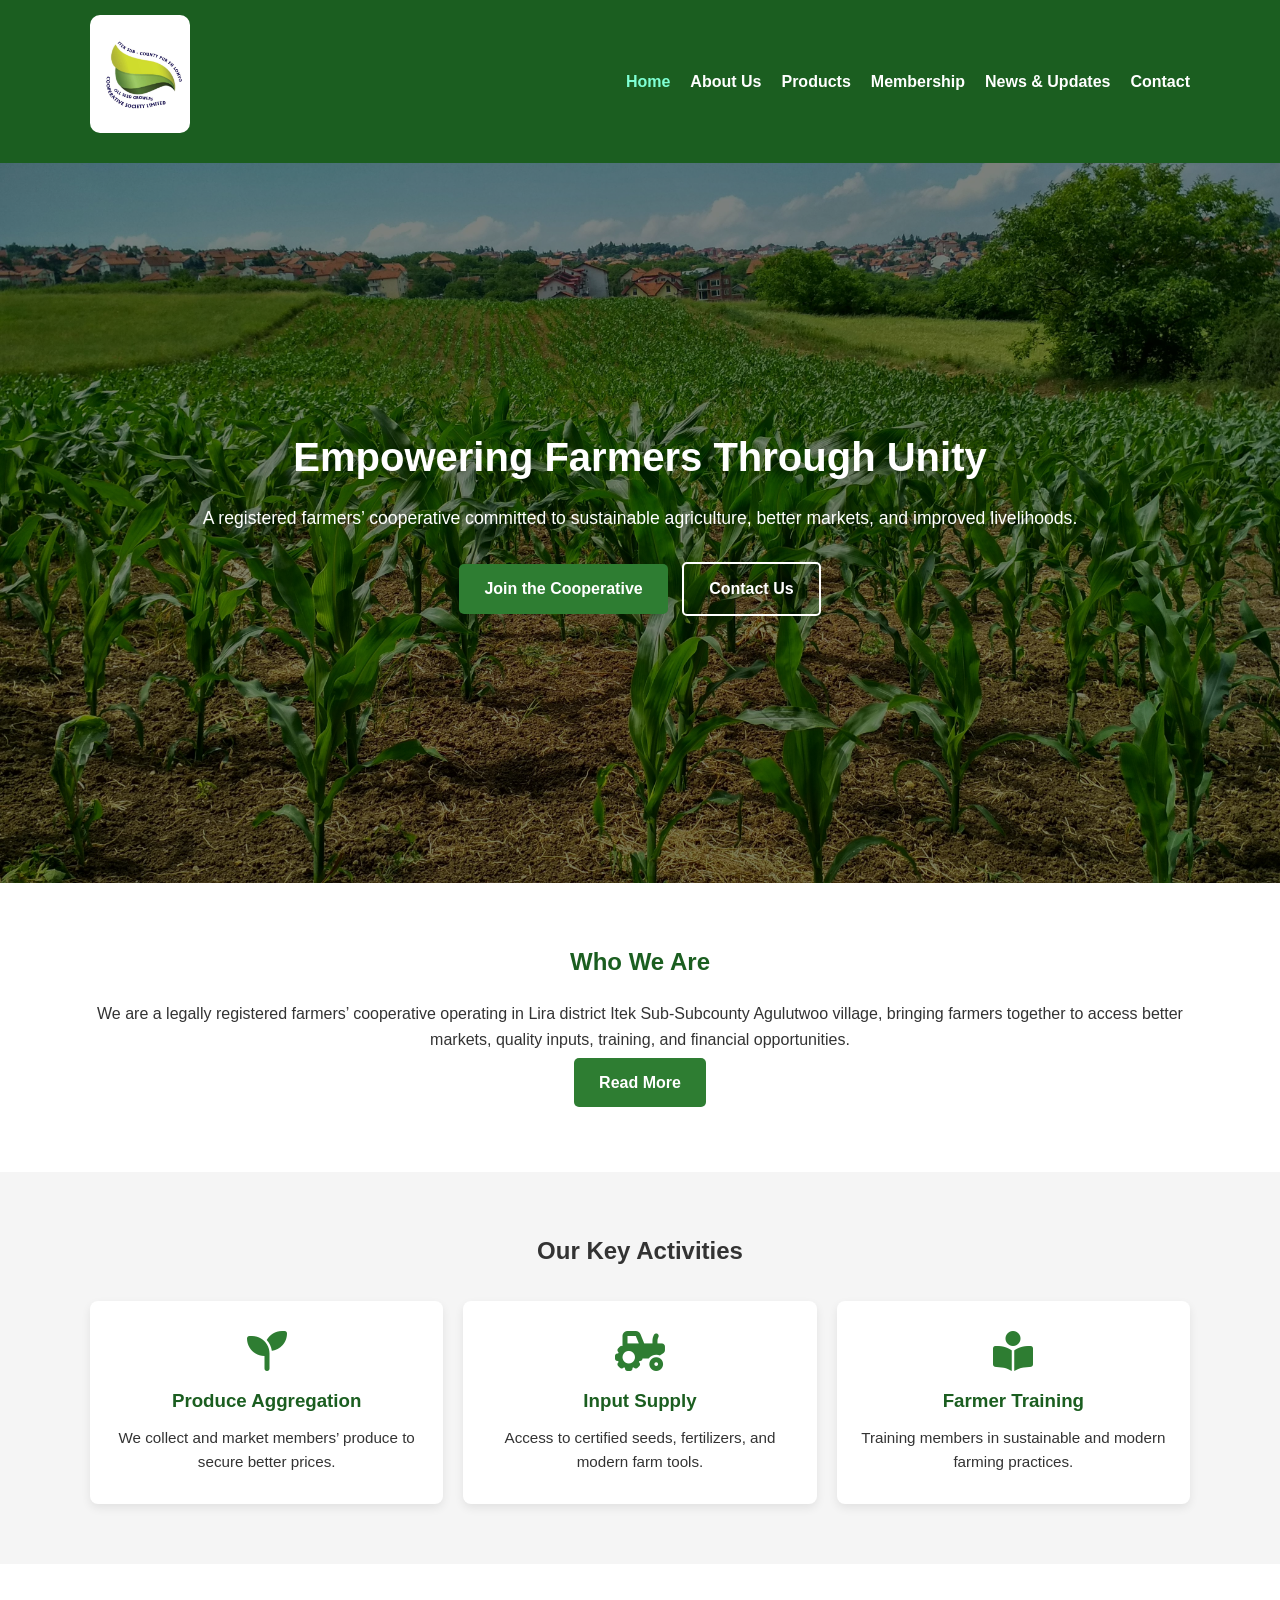
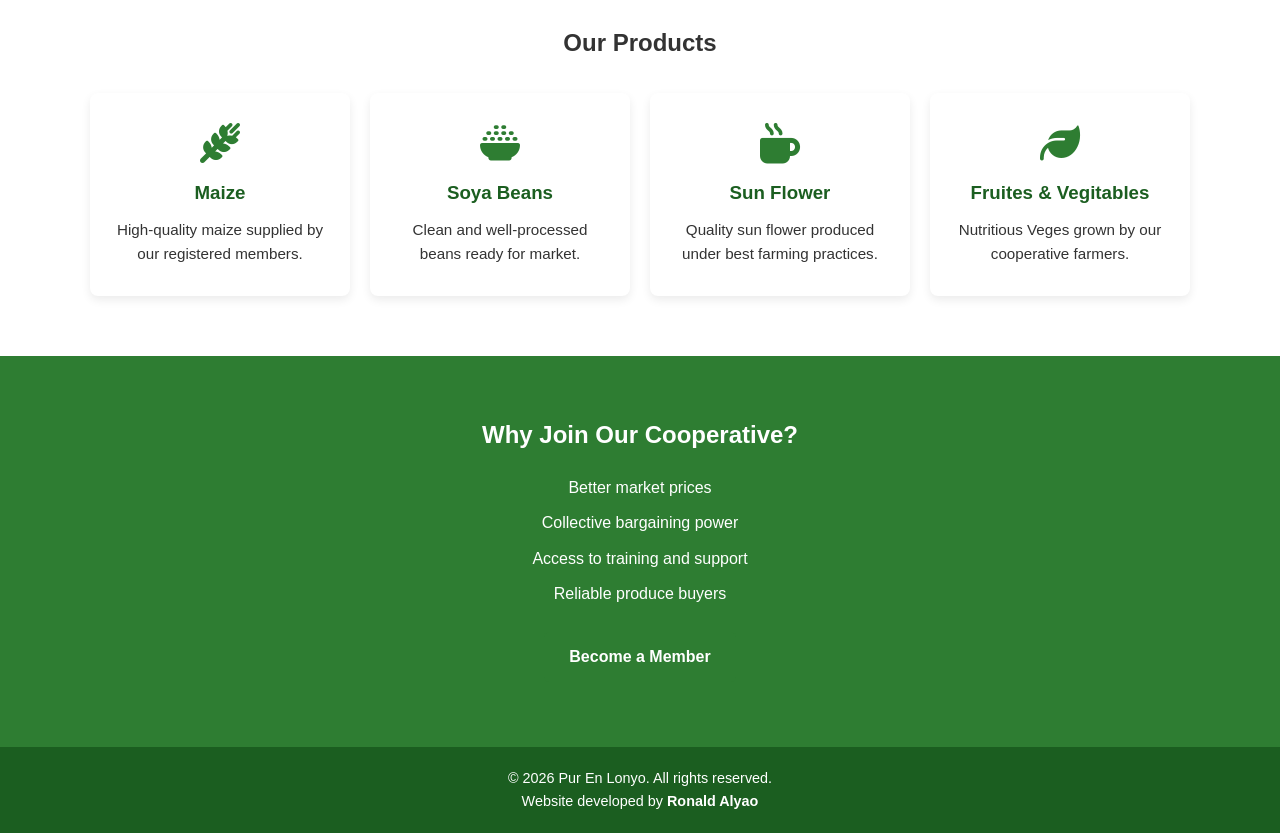
<file: index.html>
<!DOCTYPE html>
<html lang="en">
<head>
    <meta charset="UTF-8">
    <meta name="viewport" content="width=device-width, initial-scale=1.0">
    <title>Pur En Lonyo | Home</title>
    <link rel="stylesheet" href="style.css">
    <link rel="stylesheet" href="https://cdnjs.cloudflare.com/ajax/libs/font-awesome/6.5.1/css/all.min.css">

</head>
<body>

    <!-- ===== HEADER / NAVIGATION ===== -->
    <header>
        <div class="container">
            <h1 class="logo">
                <img src="images/logo.jpeg" alt="Farmers Cooperative Logo" class="logo">
            </h1>

            <nav>
                <ul>
                    <li><a href="index.html" class="active">Home</a></li>
                    <li><a href="about.html">About Us</a></li>
                    <li><a href="products.html">Products</a></li>
                    <li><a href="membership.html">Membership</a></li>
                     <li><a href="news.html">News & Updates</a></li>
                    <li><a href="contact.html">Contact</a></li>
                </ul>
            </nav>
        </div>
    </header>

    <!-- ===== HERO SECTION ===== -->
    <section class="hero">
        <div class="hero-content">
            <h2>Empowering Farmers Through Unity</h2>
            <p>
                A registered farmers’ cooperative committed to sustainable agriculture,
                better markets, and improved livelihoods.
            </p>

            <div class="hero-buttons">
                <a href="membership.html" class="btn">Join the Cooperative</a>
                <a href="contact.html" class="btn btn-outline">Contact Us</a>
            </div>
        </div>
    </section>

    <!-- ===== ABOUT SNAPSHOT ===== -->
    <section class="about">
        <div class="container">
            <h2>Who We Are</h2>
            <p>
                We are a legally registered farmers’ cooperative operating in Lira district Itek Sub-Subcounty Agulutwoo village,
                bringing farmers together to access better markets, quality inputs,
                training, and financial opportunities.
            </p>

            <a href="about.html" class="btn">Read More</a>
        </div>
    </section>

    <!-- ===== SERVICES SECTION ===== -->
     <section class="services">
    <div class="container">
        <h2>Our Key Activities</h2>

        <div class="card-grid">
             <div class="card">
    <i class="fa-solid fa-seedling card-icon"></i>
    <h3>Produce Aggregation</h3>
    <p>We collect and market members’ produce to secure better prices.</p>
</div>

<div class="card">
    <i class="fa-solid fa-tractor card-icon"></i>
    <h3>Input Supply</h3>
    <p>Access to certified seeds, fertilizers, and modern farm tools.</p>
</div>

<div class="card">
    <i class="fa-solid fa-book-open-reader card-icon"></i>
    <h3>Farmer Training</h3>
    <p>Training members in sustainable and modern farming practices.</p>
</div>

        </div>
    </div>
</section>


    <!-- ===== PRODUCTS SECTION ===== -->
     <section class="products">
    <div class="container">
        <h2>Our Products</h2>

        <div class="card-grid">
            <div class="card">
    <i class="fa-solid fa-wheat-awn card-icon"></i>
    <h3>Maize</h3>
    <p>High-quality maize supplied by our registered members.</p>
</div>

<div class="card">
    <i class="fa-solid fa-bowl-rice card-icon"></i>
    <h3>Soya Beans</h3>
    <p>Clean and well-processed beans ready for market.</p>
</div>

<div class="card">
    <i class="fa-solid fa-mug-hot card-icon"></i>
    <h3>Sun Flower</h3>
    <p>Quality sun flower produced under best farming practices.</p>
</div>

<div class="card">
    <i class="fa-solid fa-leaf card-icon"></i>
    <h3>Fruites & Vegitables</h3>
    <p>Nutritious Veges grown by our cooperative farmers.</p>
</div>

        </div>
    </div>
</section>


    <!-- ===== MEMBERSHIP CTA ===== -->
    <section class="membership">
        <div class="container">
            <h2>Why Join Our Cooperative?</h2>

            <ul>
                <li>Better market prices</li>
                <li>Collective bargaining power</li>
                <li>Access to training and support</li>
                <li>Reliable produce buyers</li>
            </ul>

            <a href="membership.html" class="btn">Become a Member</a>
        </div>
    </section>

    <!-- ===== FOOTER ===== -->
    <footer>
        <div class="container">
            <p>
                &copy 2026 Pur En Lonyo. All rights reserved.
            </p>
            <p>
                Website developed by <strong>Ronald Alyao</strong>
            </p>
        </div>
    </footer>

</body>
</html>
</file>
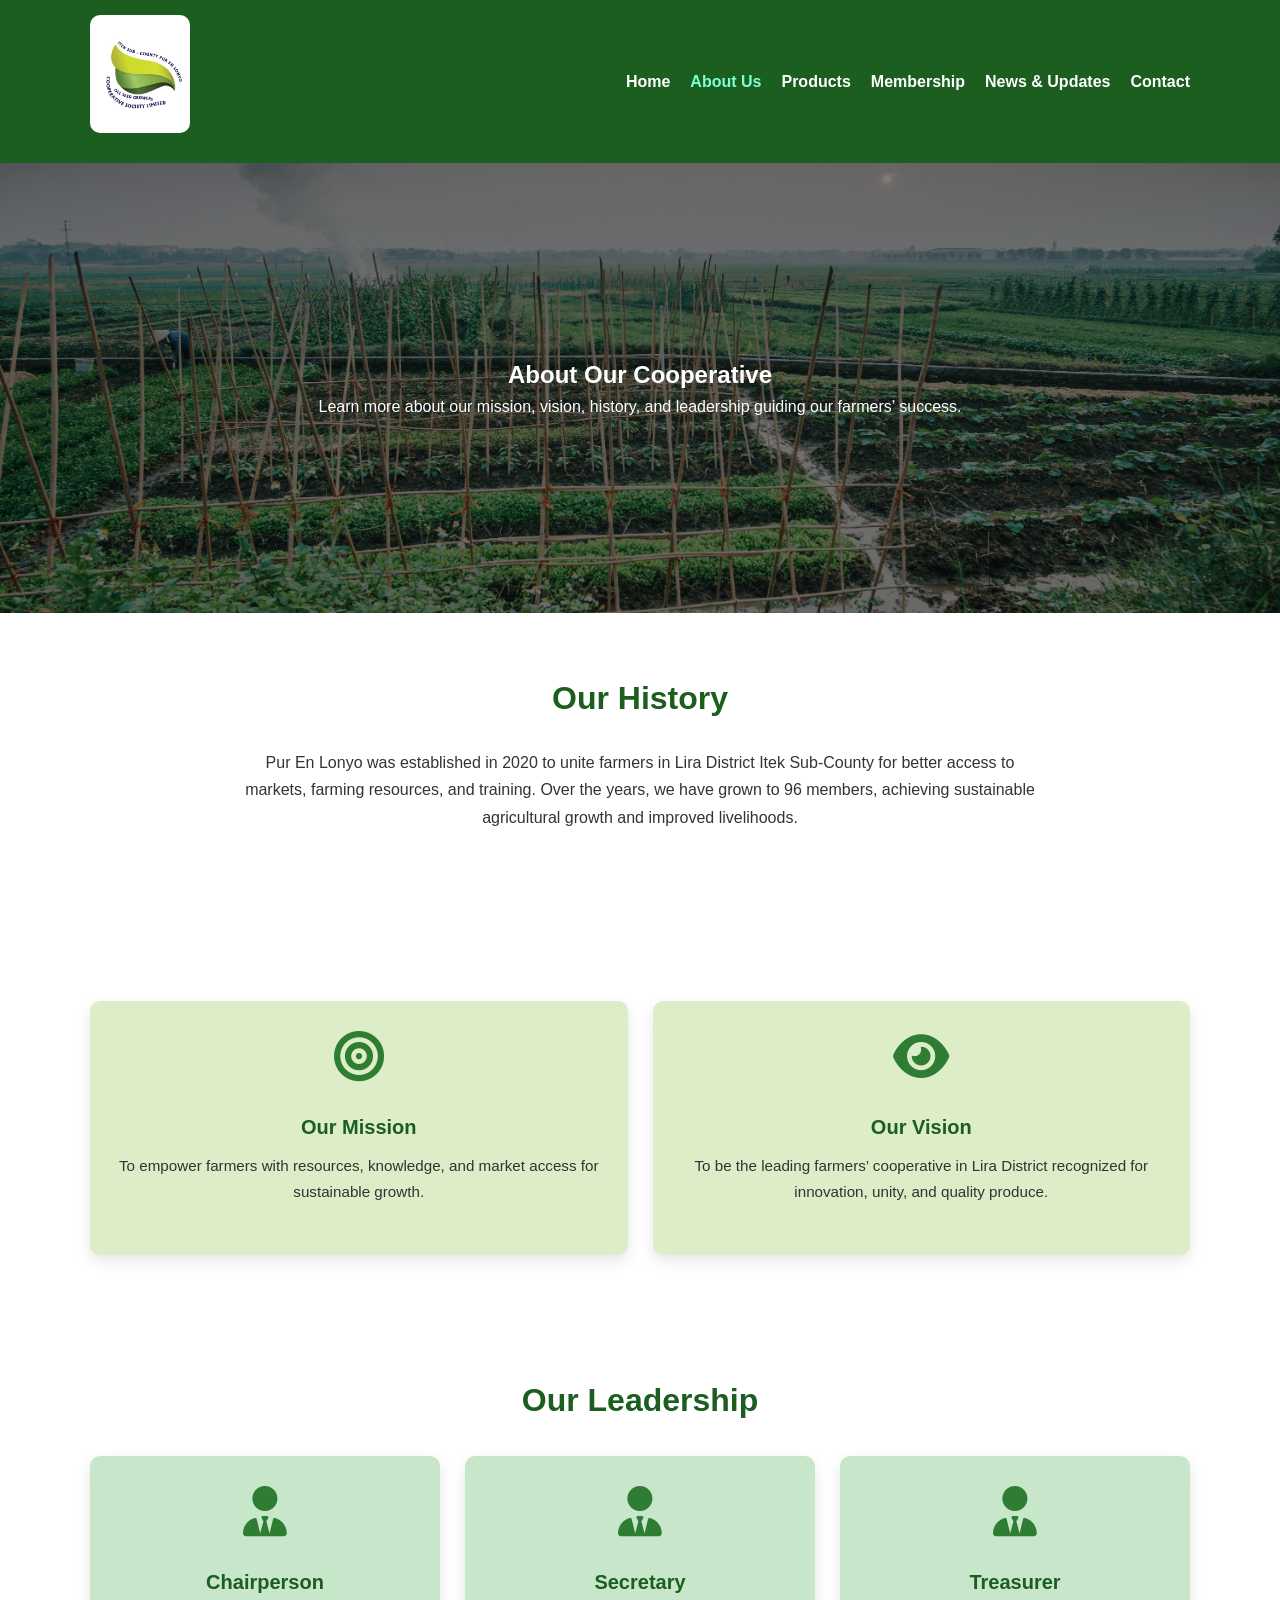
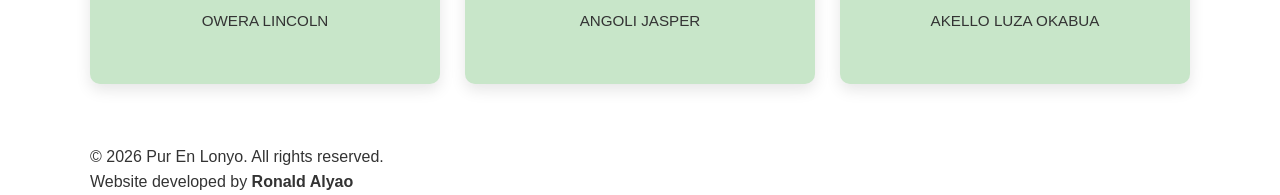
<file: about.html>
<!DOCTYPE html>
<html lang="en">
<head>
    <meta charset="UTF-8">
    <meta name="viewport" content="width=device-width, initial-scale=1.0">
    <title>Pur En Lonyo | About Us</title>
    <link rel="stylesheet" href="https://cdnjs.cloudflare.com/ajax/libs/font-awesome/6.5.1/css/all.min.css">
    <style>
        /* ===== GLOBAL STYLES ===== */
* {
    margin: 0;
    padding: 0;
    box-sizing: border-box;
}

body {
    font-family: 'Open Sans', Arial, sans-serif;
    line-height: 1.6;
    color: #333;
}

.container {
    width: 90%;
    max-width: 1100px;
    margin: auto;
}

/* ===== HEADER ===== */
header {
    background: #1b5e20;
    color: #fff;
    padding: 15px 0;
}

.logo {
     width: 100px;
     border-radius: 10px; 
}
  

header .container {
    display: flex;
    justify-content: space-between;
    align-items: center;
}

nav ul {
    list-style: none;
    display: flex;
}

nav ul li {
    margin-left: 20px;
}

nav ul li a {
    color: #fff;
    text-decoration: none;
    font-weight: 600;
}
.active{
    color: aquamarine;
} 
nav ul li a:hover {
    text-decoration: underline;
}
        /* ===== ABOUT PAGE SECTIONS ===== */
.about-hero {
    height: 50vh;
    display: flex;
    align-items: center;
    justify-content: center;
    text-align: center;
    color: #fff;
    padding: 20px;
    background: linear-gradient(rgba(0,0,0,0.5), rgba(0,0,0,0.5)),
                url('images/farm-hero.jpg') center/cover no-repeat;
}

.about-section {
    padding: 60px 0;
    text-align: center;
}

.about-section h2 {
    color: #1b5e20;
    font-size: 2rem;
    margin-bottom: 25px;
}

.about-section p {
    font-size: 1rem;
    max-width: 800px;
    margin: 0 auto 20px auto;
    line-height: 1.7;
}
/* ===== ABOUT PAGE CARD GRID ===== */
.about-section .card-grid {
    display: grid;
    grid-template-columns: repeat(auto-fit, minmax(220px, 1fr));
    gap: 25px;
    margin-top: 30px;
}

.about-section .card {
    padding: 30px 20px;
    border-radius: 10px;
    background: #e8f5e9;
    box-shadow: 0 6px 15px rgba(0,0,0,0.1);
    transition: transform 0.3s ease, box-shadow 0.3s ease;
    text-align: center;
}

.about-section .card:hover {
    transform: translateY(-5px);
    box-shadow: 0 12px 25px rgba(0,0,0,0.15);
}

.about-section .card h3 {
    margin: 15px 0 10px 0;
    font-size: 1.25rem;
    color: #1b5e20;
}

.about-section .card p {
    font-size: 0.95rem;
    color: #333;
}

.about-section .card-icon {
    font-size: 50px;
    color: #2e7d32;
    margin-bottom: 15px;
}
/* ===== RESPONSIVE FOR ABOUT PAGE ===== */
 @media (max-width: 768px) {
    header .container {
        flex-direction: column;
    }

    nav ul {
        flex-direction: column;
        align-items: center;
    }

    nav ul li {
        margin: 10px 0;
    }

    .hero h2 {
        font-size: 2rem;
    }
}

.about-section.mission-vision .card {
    background: #dcedc8; /* lighter green than homepage */
}

.about-section.leadership .card {
    background: #c8e6c9; /* soft, professional green */
}

    </style>
</head>
<body>

    <!-- ===== HEADER ===== -->
    <header>
        <div class="container">
             <h1 class="logo">
                <img src="images/logo.jpeg" alt="Farmers Cooperative Logo" class="logo">
            </h1>

            <nav>
                <div class="logo">
    </div>
                <ul>
                    <li><a href="index.html">Home</a></li>
                    <li><a href="about.html" class="active">About Us</a></li>
                    <li><a href="products.html">Products</a></li>
                    <li><a href="membership.html">Membership</a></li>
                     <li><a href="news.html">News & Updates</a></li>
                    <li><a href="contact.html">Contact</a></li>
                </ul>
            </nav>
        </div>
    </header>

    <!-- ===== HERO ABOUT ===== -->
    <section class="hero about-hero">
        <div class="hero-content">
            <h2>About Our Cooperative</h2>
            <p>Learn more about our mission, vision, history, and leadership guiding our farmers’ success.</p>
        </div>
    </section>

    <!-- ===== HISTORY ===== -->
    <section class="about-section">
        <div class="container">
            <h2>Our History</h2>
            <p>
                Pur En Lonyo was established in 2020 to unite farmers in Lira District Itek Sub-County for better access to markets,
                farming resources, and training. Over the years, we have grown to 96 members,
                achieving sustainable agricultural growth and improved livelihoods.
            </p>
        </div>
    </section>

    <!-- ===== MISSION & VISION ===== -->
    <section class="about-section mission-vision">
        <div class="container">
            <div class="card-grid">
                <div class="card">
                    <i class="fa-solid fa-bullseye card-icon"></i>
                    <h3>Our Mission</h3>
                    <p>To empower farmers with resources, knowledge, and market access for sustainable growth.</p>
                </div>

                <div class="card">
                    <i class="fa-solid fa-eye card-icon"></i>
                    <h3>Our Vision</h3>
                    <p>To be the leading farmers’ cooperative in Lira District recognized for innovation, unity, and quality produce.</p>
                </div>
            </div>
        </div>
    </section>

    <!-- ===== LEADERSHIP ===== -->
    <section class="about-section leadership">
        <div class="container">
            <h2>Our Leadership</h2>
            <div class="card-grid">
                <div class="card">
                    <i class="fa-solid fa-user-tie card-icon"></i>
                    <h3>Chairperson</h3>
                    <p>OWERA LINCOLN</p>
                </div>
                <div class="card">
                    <i class="fa-solid fa-user-tie card-icon"></i>
                    <h3>Secretary</h3>
                    <p>ANGOLI JASPER</p>
                </div>
                <div class="card">
                    <i class="fa-solid fa-user-tie card-icon"></i>
                    <h3>Treasurer</h3>
                    <p>AKELLO LUZA OKABUA</p>
                </div>
            </div>
        </div>
    </section>

    <!-- ===== FOOTER ===== -->
    <footer>
        <div class="container">
            <p>
                &copy 2026 Pur En Lonyo. All rights reserved.
            </p>
            <p>
                Website developed by <strong>Ronald Alyao</strong>
            </p>
        </div>
    </footer>

</body>
</html>
</file>
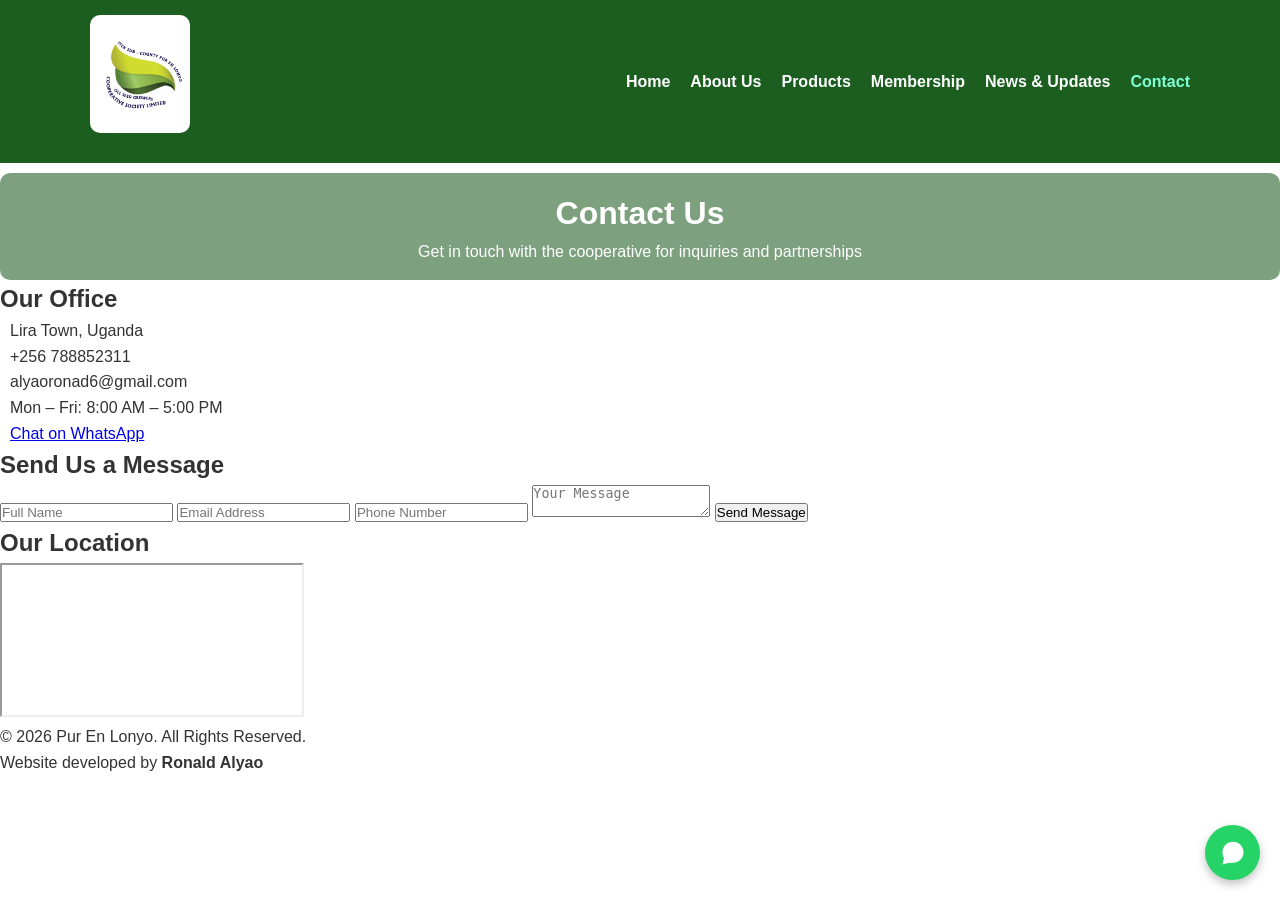
<file: contact.html>
<!DOCTYPE html>
<html lang="en">
<head>
    <meta charset="UTF-8">
    <meta name="viewport" content="width=device-width, initial-scale=1.0">
    <title>Contact Us | Pur En Lonyo</title>
     <style>
         /* ===== GLOBAL STYLES ===== */
* {
    margin: 0;
    padding: 0;
    box-sizing: border-box;
}

body {
    font-family: 'Open Sans', Arial, sans-serif;
    line-height: 1.6;
    color: #333;
}

.container {
    width: 90%;
    max-width: 1100px;
    margin: auto;
}

/* ===== HEADER ===== */
header {
    background: #1b5e20;
    color: #fff;
    padding: 15px 0;
}

.logo {
     width: 100px;
     border-radius: 10px; 
}

header .container {
    display: flex;
    justify-content: space-between;
    align-items: center;
}

nav ul {
    list-style: none;
    display: flex;
}

nav ul li {
    margin-left: 20px;
}

nav ul li a {
    color: #fff;
    text-decoration: none;
    font-weight: 600;
}

nav ul li a:hover {
    text-decoration: underline;
}
.active{
    color: aquamarine;
} 
.page-header{
    border-radius: 10px;
    margin-top: 10px;
    background: #7da07f;
    text-align: center;
}

 /* RESPONSIVE */
 @media (max-width: 768px) {
    header .container {
        flex-direction: column;
    }

    nav ul {
        flex-direction: column;
        align-items: center;
    }

    nav ul li {
        margin: 10px 0;
    }

}
} 
/* ===== HERO SECTION ===== */
        .icon {
    display: inline-flex;
    width: 20px;
    height: 20px;
    margin-right: 10px;
    vertical-align: middle;
}

.icon svg {
    fill: #2e7d32;
}

.contact-info p {
    display: flex;
    align-items: center;
    gap: 10px;
}

.whatsapp-float {
    position: fixed;
    bottom: 20px;
    right: 20px;
    background: #25D366;
    width: 55px;
    height: 55px;
    border-radius: 50%;
    display: flex;
    align-items: center;
    justify-content: center;
    box-shadow: 0 4px 10px rgba(0,0,0,0.25);
    z-index: 1000;
}
.success-message {
    display: none;
    background: #e8f5e9;
    color: #2e7d32;
    padding: 12px;
    border-left: 4px solid #2e7d32;
    margin-bottom: 15px;
    font-size: 0.9rem;
    border-radius: 4px;
}

/* ===== RESPONSIVE ===== */
@media (max-width: 768px) {
    header .container {
        flex-direction: column;
    }

    nav ul {
        flex-direction: column;
        align-items: center;
    }

    nav ul li {
        margin: 10px 0;
    }

    .hero h2 {
        font-size: 2rem;
    }
}

     </style>
</head>
<body>

  <!-- ===== HEADER / NAVIGATION ===== -->
    <header>
        <div class="container">
            <h1 class="logo">
                <img src="images/logo.jpeg" alt="Farmers Cooperative Logo" class="logo">
            </h1>

            <nav>
                <ul>
                    <li><a href="index.html" >Home</a></li>
                    <li><a href="about.html">About Us</a></li>
                    <li><a href="products.html">Products</a></li>
                    <li><a href="membership.html">Membership</a></li>
                     <li><a href="news.html">News & Updates</a></li>
                    <li><a href="contact.html" class="active">Contact</a></li>
                </ul>
            </nav>
        </div>
    </header>

<!-- HEADER -->
<header class="page-header">
    <h1>Contact Us</h1>
    <p>Get in touch with the cooperative for inquiries and partnerships</p>
</header>

<!-- CONTACT SECTION -->
<section class="contact-container">

    <!-- CONTACT INFO -->
    <div class="contact-info">
        <h2>Our Office</h2>

        <p>
            <span class="icon">
                <!-- Location Icon -->
                <svg viewBox="0 0 24 24"><path d="M12 2C8.13 2 5 5.13 5 9c0 5.25 7 13 7 13s7-7.75 7-13c0-3.87-3.13-7-7-7zm0 9.5c-1.38 0-2.5-1.12-2.5-2.5S10.62 6.5 12 6.5s2.5 1.12 2.5 2.5S13.38 11.5 12 11.5z"/></svg>
            </span>
            Lira Town, Uganda
        </p>

        <p>
            <span class="icon">
                <!-- Phone Icon -->
                <svg viewBox="0 0 24 24"><path d="M6.62 10.79a15.05 15.05 0 006.59 6.59l2.2-2.2a1 1 0 011.01-.24c1.12.37 2.33.57 3.58.57a1 1 0 011 1V20a1 1 0 01-1 1C10.07 21 3 13.93 3 5a1 1 0 011-1h3.5a1 1 0 011 1c0 1.25.2 2.46.57 3.59a1 1 0 01-.25 1.01l-2.2 2.19z"/></svg>
            </span>
            +256 788852311
        </p>

        <p>
            <span class="icon">
                <!-- Email Icon -->
                <svg viewBox="0 0 24 24"><path d="M20 4H4c-1.1 0-2 .9-2 2v12c0 1.1.9 2 2 2h16c1.1 0 2-.9 2-2V6c0-1.1-.9-2-2-2zm0 4l-8 5-8-5V6l8 5 8-5v2z"/></svg>
            </span>
            alyaoronad6@gmail.com
        </p>

        <p>
            <span class="icon">
                <!-- Clock Icon -->
                <svg viewBox="0 0 24 24"><path d="M12 2a10 10 0 1010 10A10 10 0 0012 2zm1 11h5v-2h-4V7h-2v6z"/></svg>
            </span>
            Mon – Fri: 8:00 AM – 5:00 PM
        </p>

        <p>
            <span class="icon">
                <!-- WhatsApp Icon -->
                <svg viewBox="0 0 32 32"><path d="M16 2C8.83 2 3 7.82 3 15c0 2.54.67 5.02 1.94 7.2L3 30l7.97-1.91A13 13 0 0016 28c7.17 0 13-5.82 13-13S23.17 2 16 2zm7.6 18.42c-.32.9-1.86 1.71-2.55 1.81-.66.11-1.49.16-2.4-.15-.56-.18-1.27-.41-2.19-.82-3.9-1.69-6.43-5.65-6.63-5.92-.19-.26-1.59-2.12-1.59-4.04s1-2.86 1.36-3.26c.35-.38.77-.48 1.05-.48h.76c.24.01.56-.08.88.67.32.77 1.09 2.67 1.18 2.86.1.19.16.42.03.67-.13.26-.2.42-.39.64-.19.22-.41.5-.58.67-.19.19-.39.39-.17.76.22.38.97 1.6 2.1 2.6 1.44 1.29 2.66 1.68 3.04 1.88.38.19.61.16.84-.1.23-.26.95-1.1 1.2-1.49.26-.38.52-.32.88-.19.35.13 2.23 1.06 2.61 1.25.38.19.63.29.73.45.1.16.1.93-.22 1.83z"/></svg>
            </span>
            <a href="https://wa.me/256778763337" target="_blank">Chat on WhatsApp</a>
        </p>

    </div>

    <!-- CONTACT FORM -->
    <div class="contact-form">
        <p id="successMessage" class="success-message">
    Your message is being sent via WhatsApp…
</p>

        <h2>Send Us a Message</h2>

        <form>
            <input type="text" placeholder="Full Name" required>
            <input type="email" placeholder="Email Address" required>
            <input type="text" placeholder="Phone Number">
            <textarea placeholder="Your Message" required></textarea>
            <button type="submit">Send Message</button>
        </form>
    </div>

</section>

<!-- MAP -->
<section class="map-section">
    <h2>Our Location</h2>
    <iframe
        src="https://www.google.com/maps?q=Barr&output=embed"
        loading="lazy">
    </iframe>
</section>

<!-- WHATSAPP FLOAT BUTTON -->
<a href="https://wa.me/2567XXXXXXXX"
   class="whatsapp-float"
   target="_blank"
   aria-label="Chat on WhatsApp">
    <svg viewBox="0 0 32 32" width="26" height="26" fill="#fff">
        <path d="M16 2C8.83 2 3 7.82 3 15c0 2.54.67 5.02 1.94 7.2L3 30l7.97-1.91A13 13 0 0016 28c7.17 0 13-5.82 13-13S23.17 2 16 2z"/>
    </svg>
</a>

<!-- FOOTER -->
<footer class="footer">
    <p>© 2026 Pur En Lonyo. All Rights Reserved.</p>
     <p>Website developed by <strong>Ronald Alyao</strong></p>
</footer>

<script>
document.getElementById('contactForm').addEventListener('submit', function(e) {
    e.preventDefault();

    const name = document.getElementById('name').value.trim();
    const email = document.getElementById('email').value.trim();
    const phone = document.getElementById('phone').value.trim();
    const message = document.getElementById('message').value.trim();

    const greeting = "Hello, I am interested in the Farmers Cooperative.";

    const text =
`${greeting}

Name: ${name}
Email: ${email}
Phone: ${phone}
Message: ${message}`;

    const whatsappURL =
        `https://wa.me/256788852311?text=${encodeURIComponent(text)}`;

    // Open WhatsApp
    window.open(whatsappURL, '_blank');

    // Show confirmation message
    const successMsg = document.getElementById('successMessage');
    successMsg.style.display = 'block';

    // Clear form
    document.getElementById('contactForm').reset();

    // Hide confirmation after 5 seconds
    setTimeout(() => {
        successMsg.style.display = 'none';
    }, 5000);
});
</script>


</body>
</html>
</file>
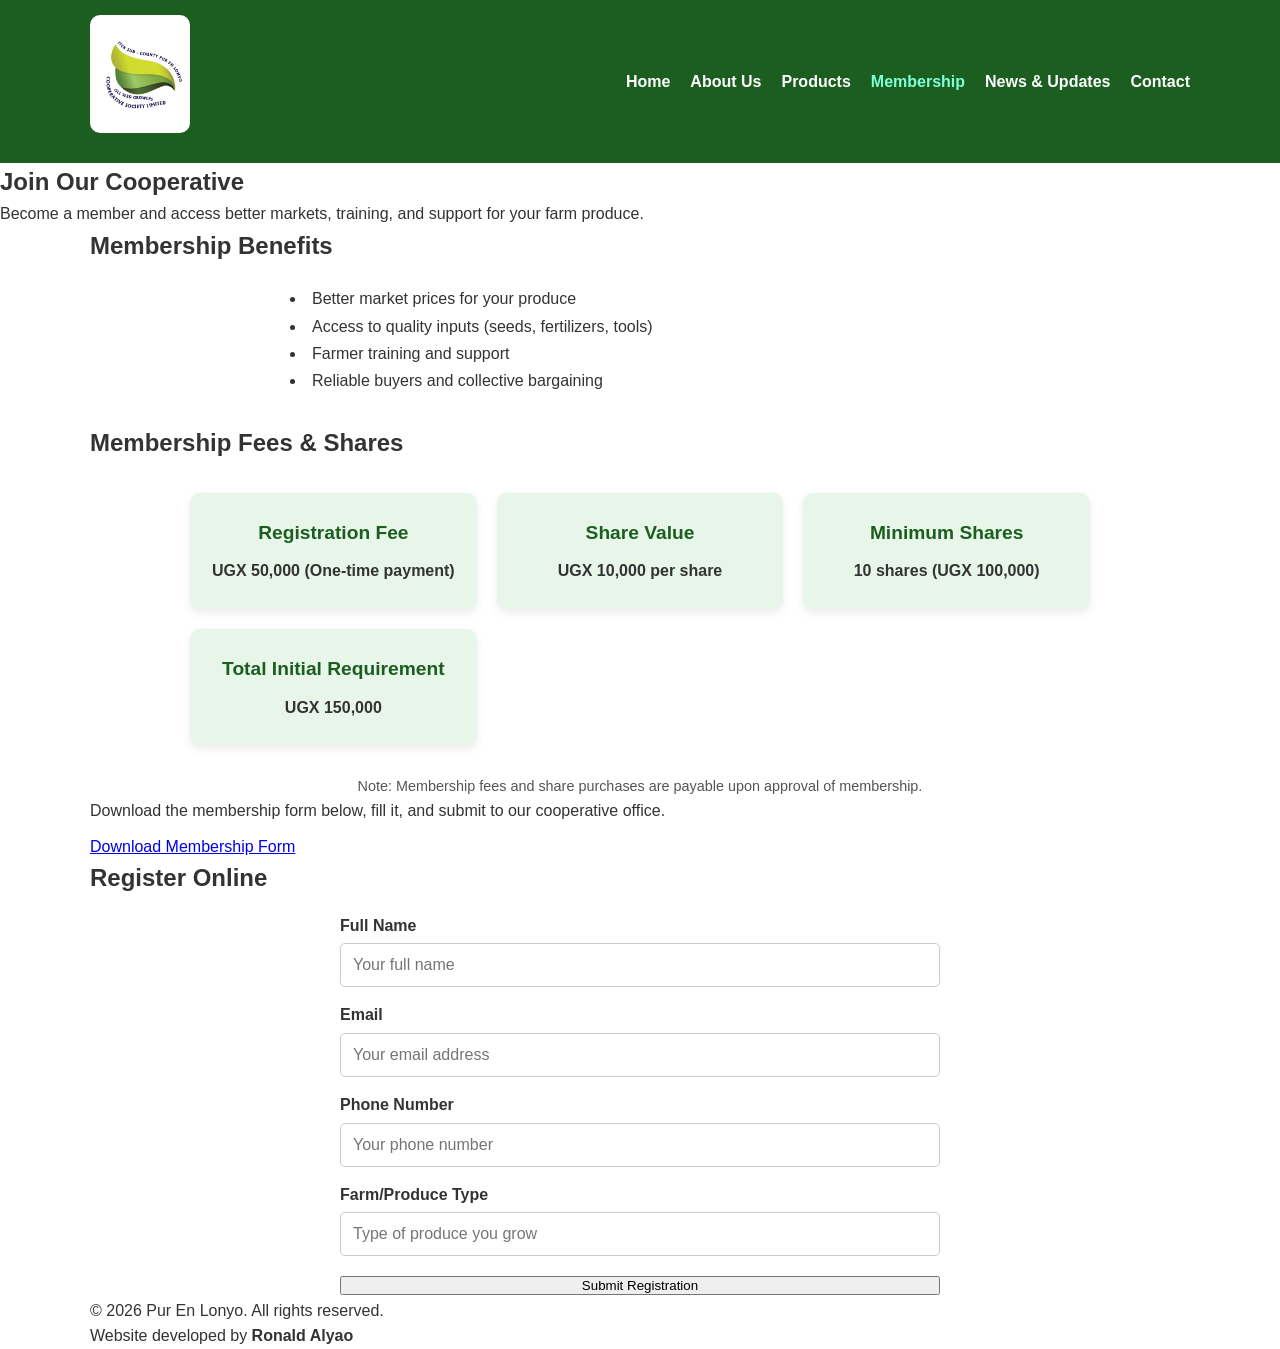
<file: membership.html>
<!DOCTYPE html>
<html lang="en">
<head>
    <meta charset="UTF-8">
    <meta name="viewport" content="width=device-width, initial-scale=1.0">
    <title>Pur En Lonyo | Membership</title>
    <link rel="stylesheet" href="//style.css">
    <style>
      /* ===== GLOBAL STYLES ===== */
* {
    margin: 0;
    padding: 0;
    box-sizing: border-box;
}

body {
    font-family: 'Open Sans', Arial, sans-serif;
    line-height: 1.6;
    color: #333;
}

.container {
    width: 90%;
    max-width: 1100px;
    margin: auto;
}

/* ===== HEADER ===== */
header {
    background: #1b5e20;
    color: #fff;
    padding: 15px 0;
}

.logo {
     width: 100px;
     border-radius: 10px;
}

header .container {
    display: flex;
    justify-content: space-between;
    align-items: center;
}

nav ul {
    list-style: none;
    display: flex;
    justify-content: space-between;
}

nav ul li {
    margin-left: 20px;
}

nav ul li a {
    color: #fff;
    text-decoration: none;
    font-weight: 600;
}

nav ul li a:hover {
    text-decoration: underline;
} 
.active{
    color: aquamarine;
} 
        /* ===== MEMBERSHIP PAGE ===== */
.membership-info ul {
    list-style: disc inside;
    text-align: left;
    max-width: 700px;
    margin: 20px auto 30px auto;
    line-height: 1.7;
}

.membership-info a.btn {
    display: inline-block;
    margin-top: 10px;
}

/* FORM STYLING */
.membership-form form {
    max-width: 600px;
    margin: 0 auto;
    text-align: left;
}

.membership-form label {
    display: block;
    margin: 15px 0 5px 0;
    font-weight: 600;
}

.membership-form input {
    width: 100%;
    padding: 12px;
    border-radius: 5px;
    border: 1px solid #ccc;
    font-size: 1rem;
}

.membership-form button {
    margin-top: 20px;
    width: 100%;
}
/* ===== MEMBERSHIP FEES & SHARES ===== */
.fees-table {
    display: grid;
    grid-template-columns: repeat(auto-fit, minmax(220px, 1fr));
    gap: 20px;
    margin: 30px auto;
    max-width: 900px;
}

.fee-item {
    background: #e8f5e9;
    padding: 25px 20px;
    border-radius: 10px;
    text-align: center;
    box-shadow: 0 4px 10px rgba(0,0,0,0.08);
}

.fee-item h3 {
    color: #1b5e20;
    margin-bottom: 10px;
    font-size: 1.2rem;
}

.fee-item p {
    font-size: 1rem;
    font-weight: 600;
}

.note {
    font-size: 0.9rem;
    color: #555;
    margin-top: 15px;
    text-align: center;
}


/* RESPONSIVE */
 @media (max-width: 768px) {
    header .container {
        flex-direction: column;
    }

    nav ul {
        flex-direction: column;
        align-items: center;
    }

    nav ul li {
        margin: 10px 0;
    }

    .hero h2 {
        font-size: 2rem;
    }
}


    </style>
</head>
<body>

    <!-- ===== HEADER ===== -->
    <header>
        <div class="container">
            <h1 class="logo">
                <img src="images/logo.jpeg" alt="Farmers Cooperative Logo" class="logo">
            </h1>

            <nav>
                <ul>
                    <li><a href="index.html">Home</a></li>
                    <li><a href="about.html">About Us</a></li>
                    <li><a href="products.html">Products</a></li>
                    <li><a href="membership.html" class="active">Membership</a></li>
                     <li><a href="news.html">News & Updates</a></li>
                    <li><a href="contact.html">Contact</a></li>
                </ul>
            </nav>
        </div>
    </header>

    <!-- ===== HERO MEMBERSHIP ===== -->
    <section class="hero about-hero">
        <div class="hero-content">
            <h2>Join Our Cooperative</h2>
            <p>Become a member and access better markets, training, and support for your farm produce.</p>
        </div>
    </section>

    <!-- ===== MEMBERSHIP INFO ===== -->
    <section class="about-section membership-info">
        <div class="container">
            <h2>Membership Benefits</h2>
            <ul>
                <li>Better market prices for your produce</li>
                <li>Access to quality inputs (seeds, fertilizers, tools)</li>
                <li>Farmer training and support</li>
                <li>Reliable buyers and collective bargaining</li>
            </ul>

            <h2>Membership Fees & Shares</h2>

<div class="fees-table">
    <div class="fee-item">
        <h3>Registration Fee</h3>
        <p>UGX 50,000 (One-time payment)</p>
    </div>

    <div class="fee-item">
        <h3>Share Value</h3>
        <p>UGX 10,000 per share</p>
    </div>

    <div class="fee-item">
        <h3>Minimum Shares</h3>
        <p>10 shares (UGX 100,000)</p>
    </div>

    <div class="fee-item">
        <h3>Total Initial Requirement</h3>
        <p><strong>UGX 150,000</strong></p>
    </div>
</div>

<p class="note">
    Note: Membership fees and share purchases are payable upon approval of membership.
</p>


            <p>Download the membership form below, fill it, and submit to our cooperative office.</p>
            <a href="forms/membership-form.pdf" class="btn" download>Download Membership Form</a>
        </div>
    </section>

    <!-- ===== ONLINE REGISTRATION FORM ===== -->
    <section class="about-section membership-form">
        <div class="container">
            <h2>Register Online</h2>

            <form action="#" method="POST" class="form">
                <label for="name">Full Name</label>
                <input type="text" id="name" name="name" required placeholder="Your full name">

                <label for="email">Email</label>
                <input type="email" id="email" name="email" required placeholder="Your email address">

                <label for="phone">Phone Number</label>
                <input type="tel" id="phone" name="phone" required placeholder="Your phone number">

                <label for="farm">Farm/Produce Type</label>
                <input type="text" id="farm" name="farm" required placeholder="Type of produce you grow">

                <button type="submit" class="btn">Submit Registration</button>
            </form>
        </div>
    </section>

    <!-- ===== FOOTER ===== -->
    <footer>
        <div class="container">
            <p>&copy 2026 Pur En Lonyo. All rights reserved.</p>
            <p>Website developed by <strong>Ronald Alyao</strong></p>
        </div>
    </footer>
    

</body>
</html>
</file>
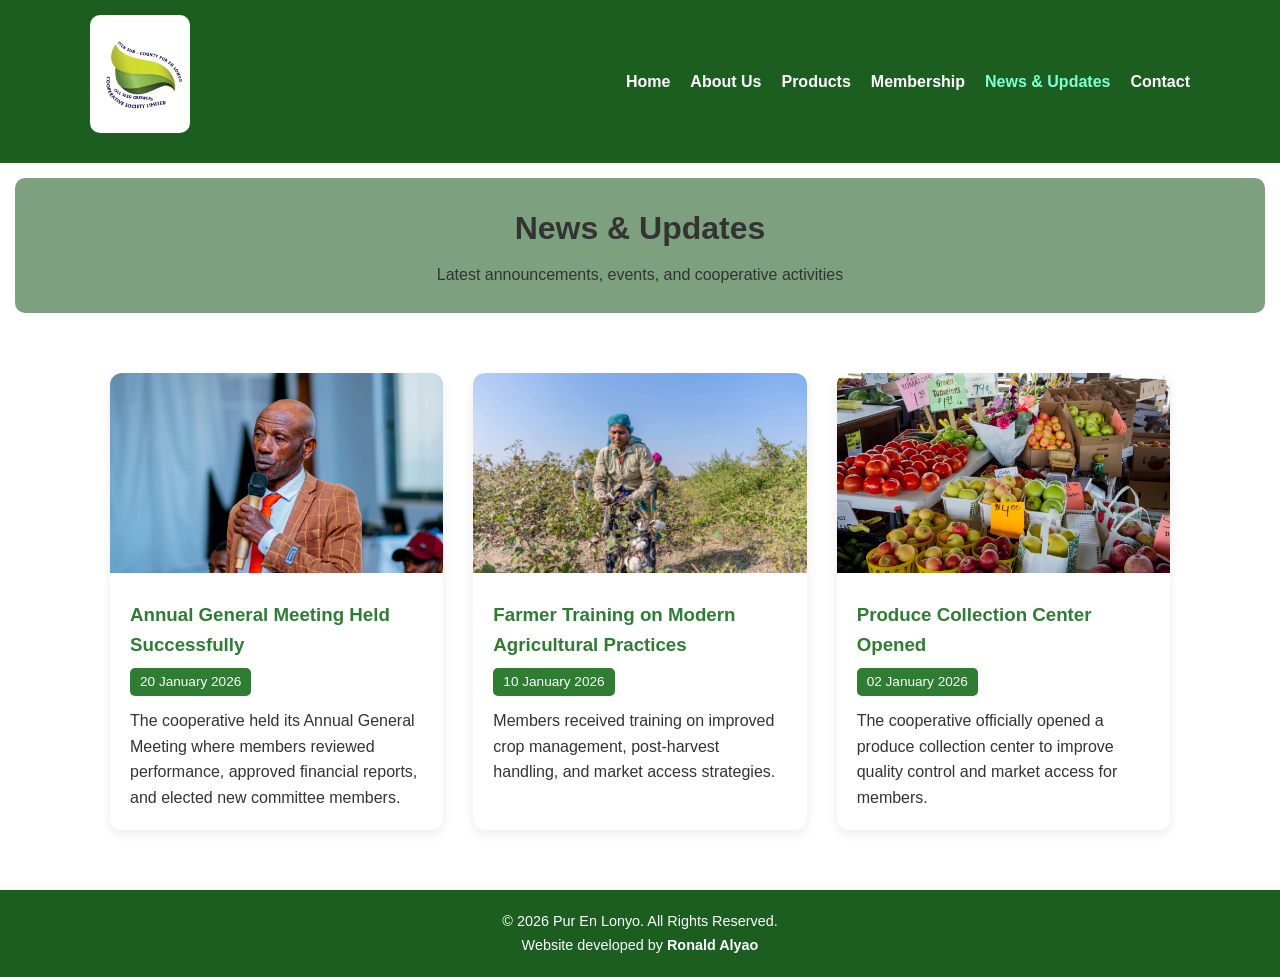
<file: news.html>
<!DOCTYPE html>
<html lang="en">
<head>
<meta charset="UTF-8">
<meta name="viewport" content="width=device-width, initial-scale=1.0">
<title>News & Updates | Pur En Lonyo</title>

<style>
/* ===== GLOBAL STYLES ===== */
*{
    margin:0;
    padding:0;
    box-sizing:border-box;
}

body{
    font-family:'Open Sans', Arial, sans-serif;
    line-height:1.6;
    color:#333;
}

.container{
    width:90%;
    max-width:1100px;
    margin:auto;
}

/* ===== NAVIGATION HEADER ===== */
header:not(.page-header){
    background:#1b5e20;
    color:#fff;
    padding:15px 0;
}

.logo{
    width:100px;
    border-radius:10px;
}

header .container{
    display:flex;
    justify-content:space-between;
    align-items:center;
}

nav ul{
    list-style:none;
    display:flex;
}

nav ul li{
    margin-left:20px;
}

nav ul li a{
    color:white;
    text-decoration:none;
    font-weight:600;
}

nav ul li a:hover{
    text-decoration:underline;
}

.active{
    color:aquamarine;
}

/* ===== PAGE HEADER ===== */
.page-header{
    background:#7da07f;
    text-align:center;
    border-radius:10px;
    margin:15px;
    padding:25px 15px;
}

.page-header h1{
    margin-bottom:8px;
}

/* ===== NEWS GRID ===== */
.news-container{
    max-width:1100px;
    margin:60px auto;
    padding:0 20px;
    display:grid;
    grid-template-columns: repeat(auto-fit,minmax(320px,1fr));
    gap:30px;
}

/* ===== NEWS CARD UPGRADE ===== */
.news-card{
    background:white;
    border-radius:12px;
    overflow:hidden;
    position:relative;
    box-shadow:0 4px 12px rgba(0,0,0,0.08);
    transition: transform 0.3s, box-shadow 0.3s;
}

.news-card:hover{
    transform: translateY(-8px);
    box-shadow:0 12px 20px rgba(0,0,0,0.15);
}

/* image zoom effect */
.news-card img{
    width:100%;
    height:200px;
    object-fit:cover;
    transition: transform 0.5s ease;
}

.news-card:hover img{
    transform: scale(1.05);
}

/* content padding */
.news-content{
    padding:20px;
}

.news-content h3{
    color:#2e7d32;
    margin-bottom:8px;
}

/* date badge */
.news-date{
    display:inline-block;
    font-size:0.85rem;
    color:#fff;
    background:#2e7d32;
    padding:3px 10px;
    border-radius:5px;
    margin-bottom:12px;
}

/* ===== FOOTER ===== */
footer{
    background:#1b5e20;
    color:white;
    text-align:center;
    padding:20px 10px;
    font-size:0.9rem;
}

/* ===== RESPONSIVE ===== */
@media(max-width:768px){

header .container{
    flex-direction:column;
    text-align:center;
}

.logo{
    width:80px;
    margin-bottom:10px;
}

nav ul{
    flex-direction:column;
    align-items:center;
}

nav ul li{
    margin:8px 0;
}

.page-header h1{
    font-size:1.7rem;
}

.page-header p{
    font-size:0.9rem;
}

}
</style>
</head>

<body>

<!-- NAVIGATION -->
<header>
<div class="container">

<h1>
<img src="images/logo.jpeg" alt="Farmers Cooperative Logo" class="logo">
</h1>

<nav>
<ul>
<li><a href="index.html">Home</a></li>
<li><a href="about.html">About Us</a></li>
<li><a href="products.html">Products</a></li>
<li><a href="membership.html">Membership</a></li>
<li><a href="news.html" class="active">News & Updates</a></li>
<li><a href="contact.html">Contact</a></li>
</ul>
</nav>

</div>
</header>

<!-- PAGE HEADER -->
<header class="page-header">
<h1>News & Updates</h1>
<p>Latest announcements, events, and cooperative activities</p>
</header>

<!-- NEWS SECTION -->
<section class="news-container">

<!-- CARD 1 -->
<div class="news-card">
<img src="images/meeting.jpg" alt="Members Meeting">
<div class="news-content">
<h3>Annual General Meeting Held Successfully</h3>
<span class="news-date">20 January 2026</span>
<p>
The cooperative held its Annual General Meeting where members reviewed performance,
approved financial reports, and elected new committee members.
</p>
</div>
</div>

<!-- CARD 2 -->
<div class="news-card">
<img src="images/training.jpg" alt="Farmer Training">
<div class="news-content">
<h3>Farmer Training on Modern Agricultural Practices</h3>
<span class="news-date">10 January 2026</span>
<p>
Members received training on improved crop management, post-harvest handling,
and market access strategies.
</p>
</div>
</div>

<!-- CARD 3 -->
<div class="news-card">
<img src="images/produce.jpg" alt="Produce Collection">
<div class="news-content">
<h3>Produce Collection Center Opened</h3>
<span class="news-date">02 January 2026</span>
<p>
The cooperative officially opened a produce collection center to improve quality control
and market access for members.
</p>
</div>
</div>

</section>

<!-- FOOTER -->
<footer>
<p>© 2026 Pur En Lonyo. All Rights Reserved.</p>
<p>Website developed by <strong>Ronald Alyao</strong></p>
</footer>

</body>
</html>
</file>
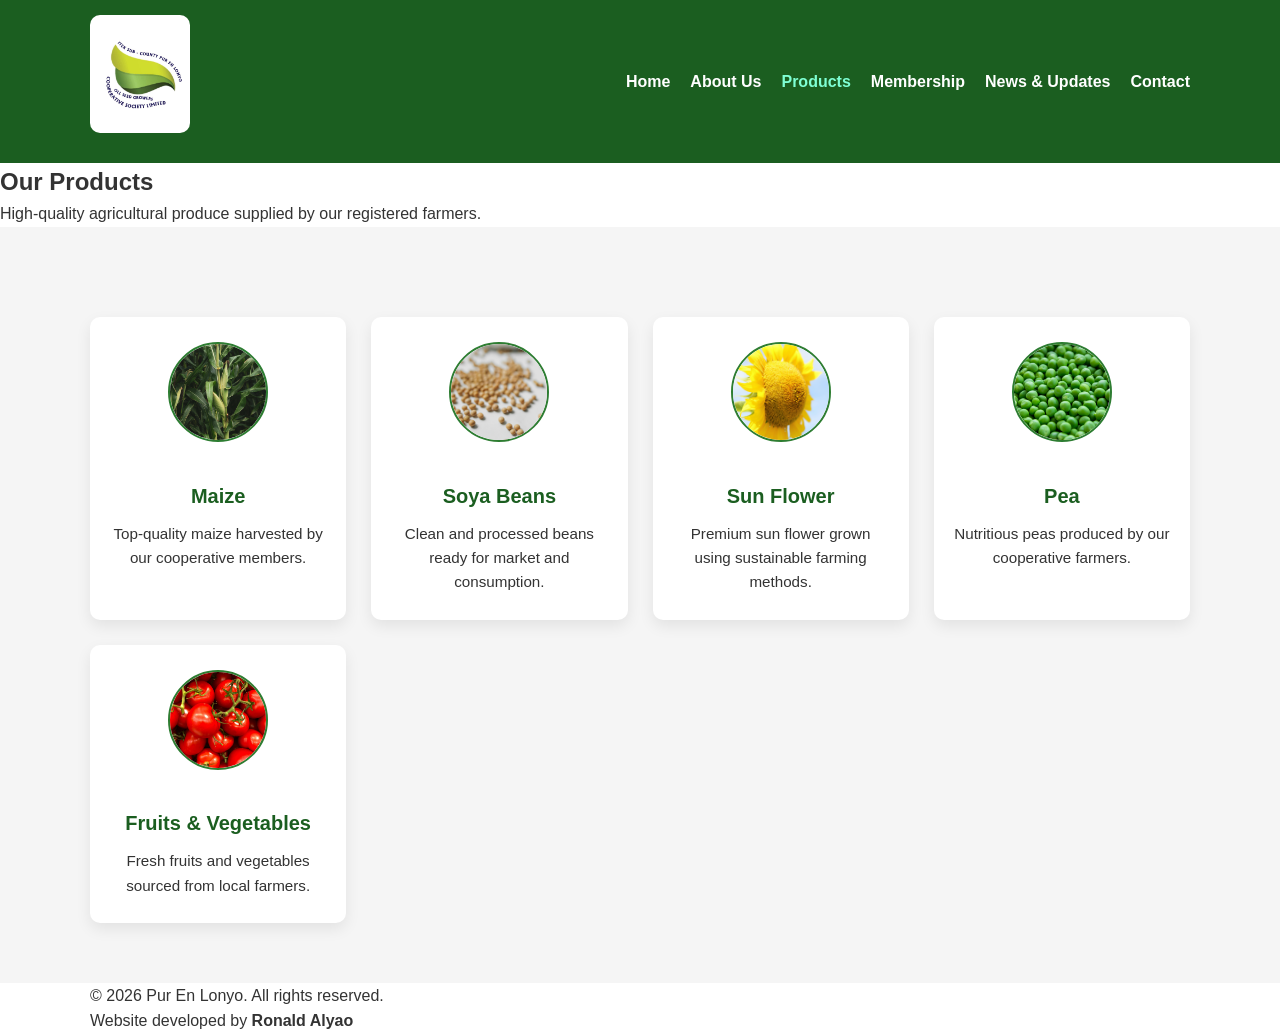
<file: products.html>
<!DOCTYPE html>
<html lang="en">
<head>
    <meta charset="UTF-8">
    <meta name="viewport" content="width=device-width, initial-scale=1.0">
    <title>Pur En Lonyo | Products</title>
    <link rel="stylesheet" href="///style.css">
    <link rel="stylesheet" href="https://cdnjs.cloudflare.com/ajax/libs/font-awesome/6.5.1/css/all.min.css">
    <style>
        /* ===== PRODUCTS PAGE SPECIFIC ===== */
* {
    margin: 0;
    padding: 0;
    box-sizing: border-box;
}

body {
    font-family: 'Open Sans', Arial, sans-serif;
    line-height: 1.6;
    color: #333;
}

.container {
    width: 90%;
    max-width: 1100px;
    margin: auto;
}

/* ===== HEADER ===== */
header {
    background: #1b5e20;
    color: #fff;
    padding: 15px 0;
}

.logo {
    width: 100px;
     border-radius: 10px; 
}

header .container {
    display: flex;
    justify-content: space-between;
    align-items: center;
}

nav ul {
    list-style: none;
    display: flex;
}

nav ul li {
    margin-left: 20px;
}

nav ul li a {
    color: #fff;
    text-decoration: none;
    font-weight: 600;
}

nav ul li a:hover {
    text-decoration: underline;
}
        .products-section {
    padding: 60px 0;
    text-align: center;
    background: #f5f5f5;
}
.active{
    color: aquamarine;
} 

.products-section h2 {
    color: #1b5e20;
    font-size: 2rem;
    margin-bottom: 30px;
}

.products-section .card {
    background: #fff;
    padding: 25px 20px;
    border-radius: 10px;
    box-shadow: 0 6px 15px rgba(0,0,0,0.08);
    transition: transform 0.3s ease, box-shadow 0.3s ease;
    text-align: center;
}

.products-section .card:hover {
    transform: translateY(-5px);
    box-shadow: 0 10px 20px rgba(0,0,0,0.15);
}

.products-section .card h3 {
    margin: 15px 0 10px 0;
    font-size: 1.25rem;
    color: #1b5e20;
}

.products-section .card p {
    font-size: 0.95rem;
    color: #333;
}

/* ICONS IN PRODUCTS CARDS */
.products-section .card-icon {
    font-size: 50px;
    color: #2e7d32;
    margin-bottom: 15px;
}

/* OPTIONAL: IMAGE STYLE IF YOU USE REAL PRODUCT PHOTOS */
.products-section .card-image {
    width: 80px;
    height: 80px;
    object-fit: cover;
    border-radius: 50%;
    margin-bottom: 15px;
}

/* CARD GRID */
.products-section .card-grid {
    display: grid;
    grid-template-columns: repeat(auto-fit, minmax(220px, 1fr));
    gap: 25px;
    margin-top: 30px;
}
/* ===== PRODUCT CARD IMAGES ===== */
.products-section .card-image {
    width: 100px;
    height: 100px;
    object-fit: cover;
    border-radius: 50%; /* circular image */
    margin-bottom: 15px;
    border: 2px solid #2e7d32; /* optional: green border for premium look */
    transition: transform 0.3s ease;
}

.products-section .card-image:hover {
    transform: scale(1.05);
}


/* RESPONSIVE */
 @media (max-width: 768px) {
    header .container {
        flex-direction: column;
    }

    nav ul {
        flex-direction: column;
        align-items: center;
    }

    nav ul li {
        margin: 10px 0;
    }

    .hero h2 {
        font-size: 2rem;
    }
}

    </style>
</head>

<body>

    <!-- ===== HEADER ===== -->
    <header>
        <div class="container">
            <h1 class="logo">
                <img src="images/logo.jpeg" alt="Farmers Cooperative Logo" class="logo">
            </h1>

            <nav>
                <ul>
                    <li><a href="index.html">Home</a></li>
                    <li><a href="about.html">About Us</a></li>
                    <li><a href="products.html" class="active">Products</a></li>
                    <li><a href="membership.html">Membership</a></li>
                     <li><a href="news.html">News & Updates</a></li>
                    <li><a href="contact.html">Contact</a></li>
                </ul>
            </nav>
        </div>
    </header>

    <!-- ===== HERO PRODUCTS ===== -->
    <section class="hero about-hero">
        <div class="hero-content">
            <h2>Our Products</h2>
            <p>High-quality agricultural produce supplied by our registered farmers.</p>
        </div>
    </section>

    <!-- ===== PRODUCTS GRID ===== -->
    <section class="about-section products-section">
        <div class="container">
            <div class="card-grid">
                <div class="card">
                     <img src="images/maize.jpg" alt="Maize" class="card-image">
                    <h3>Maize</h3>
                    <p>Top-quality maize harvested by our cooperative members.</p>
                </div>

                <div class="card">
                     <img src="images/soya.jpg" alt="soya" class="card-image">
                    <h3>Soya Beans</h3>
                    <p>Clean and processed beans ready for market and consumption.</p>
                </div>

                <div class="card">
                    <img src="images/flower.jpg" alt="sun flower" class="card-image">
                    <h3> Sun Flower</h3>
                    <p>Premium sun flower grown using sustainable farming methods.</p>
                </div>

                <div class="card">
                     <img src="images/pea.jpg" alt=" pea" class="card-image">
                    <h3>Pea</h3>
                    <p>Nutritious peas produced by our cooperative farmers.</p>
                </div>

                <div class="card">
                     <img src="images/tomato.jpg" alt=" vegetables" class="card-image">
                    <h3>Fruits & Vegetables</h3>
                    <p>Fresh fruits and vegetables sourced from local farmers.</p>
                </div>
            </div>
        </div>
    </section>

    <!-- ===== FOOTER ===== -->
    <footer>
        <div class="container">
            <p>
                &copy 2026 Pur En Lonyo. All rights reserved.
            </p>
            <p>
                Website developed by <strong>Ronald Alyao</strong>
            </p>
        </div>
    </footer>

</body>
</html>
</file>
<file: style.css>
/* ===== GLOBAL STYLES ===== */
* {
    margin: 0;
    padding: 0;
    box-sizing: border-box;
}

body {
    font-family: 'Open Sans', Arial, sans-serif;
    line-height: 1.6;
    color: #333;
}

.container {
    width: 90%;
    max-width: 1100px;
    margin: auto;
}

/* ===== HEADER ===== */
header {
    background: #1b5e20;
    color: #fff;
    padding: 15px 0;
}

.logo {
     width: 100px;
     border-radius: 10px; 
}

header .container {
    display: flex;
    justify-content: space-between;
    align-items: center;
}

nav ul {
    list-style: none;
    display: flex;
}

nav ul li {
    margin-left: 20px;
}

nav ul li a {
    color: #fff;
    text-decoration: none;
    font-weight: 600;
}

nav ul li a:hover {
    text-decoration: underline;
}
.active{
    color: aquamarine;
} 
/* ===== HERO SECTION ===== */
.hero {
    background: linear-gradient(rgba(0,0,0,0.5), rgba(0,0,0,0.5)),
                url('images/farm.jpg') center/cover no-repeat;
    height: 80vh;
    display: flex;
    align-items: center;
    justify-content: center;
    text-align: center;
    color: #fff;
    padding: 20px;
}

.hero h2 {
    font-size: 2.5rem;
    margin-bottom: 15px;
}

.hero p {
    font-size: 1.1rem;
    margin-bottom: 25px;
}

/* ===== BUTTONS ===== */
.btn {
    display: inline-block;
    background: #2e7d32;
    color: #fff;
    padding: 12px 25px;
    margin: 5px;
    border-radius: 5px;
    text-decoration: none;
    font-weight: 600;
}

.btn:hover {
    background: #1b5e20;
}

.btn-outline {
    background: transparent;
    border: 2px solid #fff;
}

.btn-outline:hover {
    background: #fff;
    color: #1b5e20;
}

/* ===== ABOUT ===== */
.about {
    padding: 60px 0;
    text-align: center;
}

.about h2 {
    margin-bottom: 20px;
    color: #1b5e20;
}

/* ===== SERVICES ===== */
.services {
    background: #f5f5f5;
    padding: 60px 0;
    text-align: center;
}

.service-box {
    background: #fff;
    padding: 25px;
    margin: 15px 0;
    border-radius: 5px;
}

/* ===== PRODUCTS ===== */
.products {
    padding: 60px 0;
    text-align: center;
}

.products ul {
    list-style: none;
}

.products ul li {
    background: #e8f5e9;
    margin: 10px auto;
    padding: 10px;
    max-width: 300px;
    border-radius: 4px;
}
/* ===== CARD GRID ===== */
.card-grid {
    display: grid;
    grid-template-columns: repeat(auto-fit, minmax(250px, 1fr));
    gap: 20px;
    margin-top: 30px;
}

.card {
    background: #fff;
    padding: 30px 20px;
    border-radius: 8px;
    box-shadow: 0 4px 10px rgba(0,0,0,0.08);
    transition: transform 0.3s ease, box-shadow 0.3s ease;
}

.card h3 {
    color: #1b5e20;
    margin-bottom: 10px;
}

.card p {
    font-size: 0.95rem;
}

.card:hover {
    transform: translateY(-5px);
    box-shadow: 0 8px 18px rgba(0,0,0,0.15);
}
.card-icon {
    font-size: 40px;
    color: #2e7d32;
    margin-bottom: 15px;
}



/* ===== MEMBERSHIP ===== */
.membership {
    background: #2e7d32;
    color: #fff;
    padding: 60px 0;
    text-align: center;
}

.membership ul {
    list-style: none;
    margin: 20px 0;
}

.membership ul li {
    margin: 10px 0;
}

/* ===== FOOTER ===== */
footer {
    background: #1b5e20;
    color: #fff;
    text-align: center;
    padding: 20px 0;
    font-size: 0.9rem;
}

/* ===== RESPONSIVE ===== */
@media (max-width: 768px) {
    header .container {
        flex-direction: column;
    }

    nav ul {
        flex-direction: column;
        align-items: center;
    }

    nav ul li {
        margin: 10px 0;
    }

    .hero h2 {
        font-size: 2rem;
    }
}
</file>
